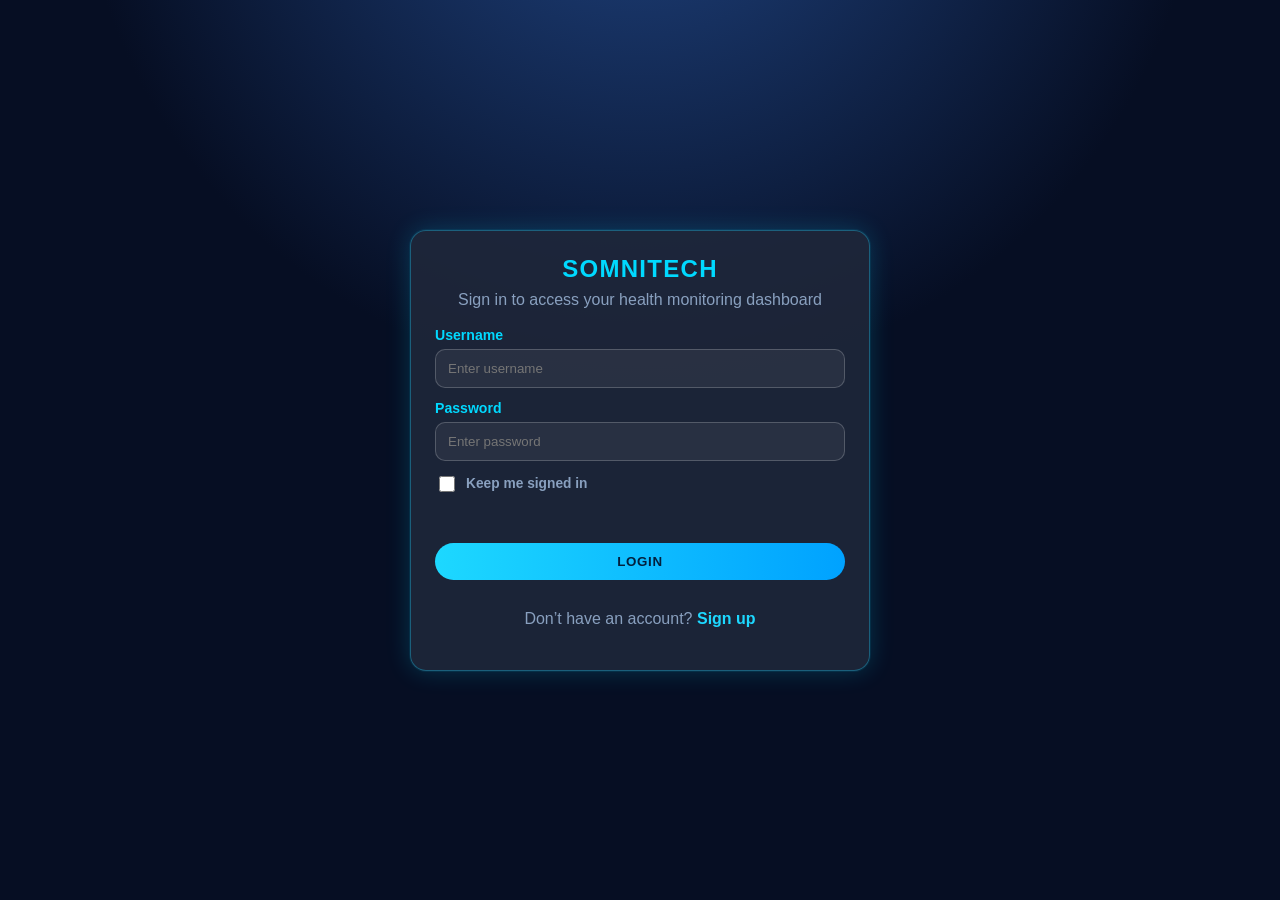
<file: index.html>
<!DOCTYPE html>
<html lang="en">
<head>
  <meta charset="UTF-8" />
  <meta name="viewport" content="width=device-width, initial-scale=1.0" />
  <title>SomniTech - Health Monitoring Dashboard</title>
  <link rel="stylesheet" href="style.css" />
</head>
<body>
  <header class="topbar">
    <div class="brand">SOMNITECH</div>
    <nav class="nav-links">
      <a href="index.html">Home</a>
      <a href="index.html">Dashboard</a>
      <a href="#chartsSection">Analytics</a>
      <a href="#reportSection">Reports</a>
      <a href="about.html">About</a>
      <a href="logout.html">Logout</a>
    </nav>
    <div id="welcomeUser" class="welcome-user">Welcome, User</div>
    <button id="themeToggleBtn" class="theme-icon-btn" aria-label="Toggle theme">◐</button>
  </header>

  <main class="container">
    <section class="hero">
      <h1>HEALTH MONITORING DASHBOARD</h1>
      <div class="hero-divider"></div>
      <div class="button-row hero-buttons">
        <button id="startBtn" class="btn btn-start">▶ Start Monitoring</button>
        <button id="stopBtn" class="btn btn-stop">■ Stop Monitoring</button>
      </div>
      <div id="monitorStatus" class="status stopped">Monitoring Stopped 🔴</div>
    </section>

    <section class="panel sensor-panel">
      <h2>Enter Sensor Data</h2>
      <div class="sensor-grid">
        <label>Heart Rate (bpm)
          <input id="inputHeartRate" type="range" min="50" max="120" value="70" />
          <span id="inputHeartRateValue">70</span>
        </label>
        <label>HRV (ms)
          <input id="inputHrv" type="range" min="20" max="110" value="50" />
          <span id="inputHrvValue">50</span>
        </label>
        <label>SpO₂ (%)
          <input id="inputSpo2" type="range" min="90" max="100" value="98" />
          <span id="inputSpo2Value">98</span>
        </label>
        <label>Temperature (°C)
          <input id="inputTemp" type="range" min="35" max="39" step="0.1" value="37" />
          <span id="inputTempValue">37.0</span>
        </label>
      </div>
      <div class="button-row">
        <button id="addReadingBtn" class="btn btn-outline">+ Add Reading</button>
        <button id="generateRandomBtn" class="btn btn-outline">↻ Generate Random Data</button>
      </div>
    </section>

    <section class="panel quick-stats">
      <article class="stat-box">
        <h3>Health Status</h3>
        <p id="healthStatusValue">Safe</p>
      </article>
      <article class="stat-box">
        <h3>Sleep Score</h3>
        <p><span id="sleepScoreValue">--</span>%</p>
      </article>
      <article class="stat-box">
        <h3>Heart Rate</h3>
        <p><span id="heartRateValue">--</span> bpm</p>
      </article>
      <article class="stat-box">
        <h3>SpO₂</h3>
        <p><span id="spo2Value">--</span>%</p>
      </article>
    </section>

    <section id="chartsSection" class="panel charts">
      <div class="history-header">
        <h2>Combined Health Metrics</h2>
        <select id="timeFilterSelect" class="filter-select">
          <option value="all">All Data</option>
          <option value="24h">Last 24 Hours</option>
          <option value="1h">Last 1 Hour</option>
        </select>
      </div>
      <div class="chart-legend">
        <span class="legend-item"><i class="legend-dot heart-rate"></i>Heart Rate</span>
        <span class="legend-item"><i class="legend-dot spo2"></i>SpO₂</span>
        <span class="legend-item"><i class="legend-dot hrv"></i>HRV</span>
        <span class="legend-item"><i class="legend-dot sleep-score"></i>Sleep Score</span>
      </div>
      <canvas id="combinedTrendChart" width="940" height="320"></canvas>
    </section>

    <section class="mini-chart-grid">
      <article class="panel mini-card">
        <h3>Heart Rate Trend</h3>
        <canvas id="heartMiniChart" width="280" height="170"></canvas>
      </article>
      <article class="panel mini-card">
        <h3>SpO₂ Levels</h3>
        <canvas id="spo2MiniChart" width="280" height="170"></canvas>
      </article>
      <article class="panel mini-card">
        <h3>Sleep Score</h3>
        <canvas id="sleepMiniChart" width="280" height="170"></canvas>
      </article>
    </section>

    <section class="panel history">
      <div class="history-header">
        <h2>Latest Readings</h2>
        <div class="history-actions">
          <button id="exportCsvBtn" class="btn btn-outline">Export CSV</button>
          <button id="clearHistoryBtn" class="btn btn-outline danger">Clear History</button>
        </div>
      </div>
      <div class="table-wrapper">
        <table>
          <thead>
            <tr>
              <th>Time</th>
              <th>Heart Rate</th>
              <th>HRV</th>
              <th>SpO₂</th>
              <th>Temperature</th>
              <th>Sleep Score</th>
            </tr>
          </thead>
          <tbody id="historyTableBody"></tbody>
        </table>
      </div>
    </section>

    <section id="reportSection" class="panel report-share">
      <h2>SHARE YOUR HEALTH REPORT</h2>
      <div class="report-grid">
        <article class="report-card">
          <h3>Share with Caretaker</h3>
          <input id="caretakerEmailInput" type="email" placeholder="caregiver@example.com" />
          <button id="sendCaretakerBtn" class="btn btn-outline">Send Report</button>
        </article>
        <article class="report-card">
          <h3>Share with Doctor</h3>
          <input id="doctorEmailInput" type="email" placeholder="doctor@hospital.com" />
          <button id="sendDoctorBtn" class="btn btn-outline">Send Report</button>
        </article>
        <article class="report-card">
          <h3>Download Report</h3>
          <p>Generate and download your complete health report as PDF.</p>
          <button id="downloadPdfBtn" class="btn btn-start">Download PDF</button>
        </article>
      </div>
      <p id="reportStatusMessage" class="report-status"></p>
    </section>

    <section class="sr-only">
      <span id="tempValue">--</span>
      <span id="hrvValue">--</span>
      <span id="avgHeartRateValue">--</span>
      <span id="avgSpo2Value">--</span>
      <span id="avgTempValue">--</span>
      <span id="bestSleepScoreValue">--</span>
      <span id="lastUpdatedValue">--</span>
    </section>
  </main>

  <script src="script.js"></script>
</body>
</html>
</file>
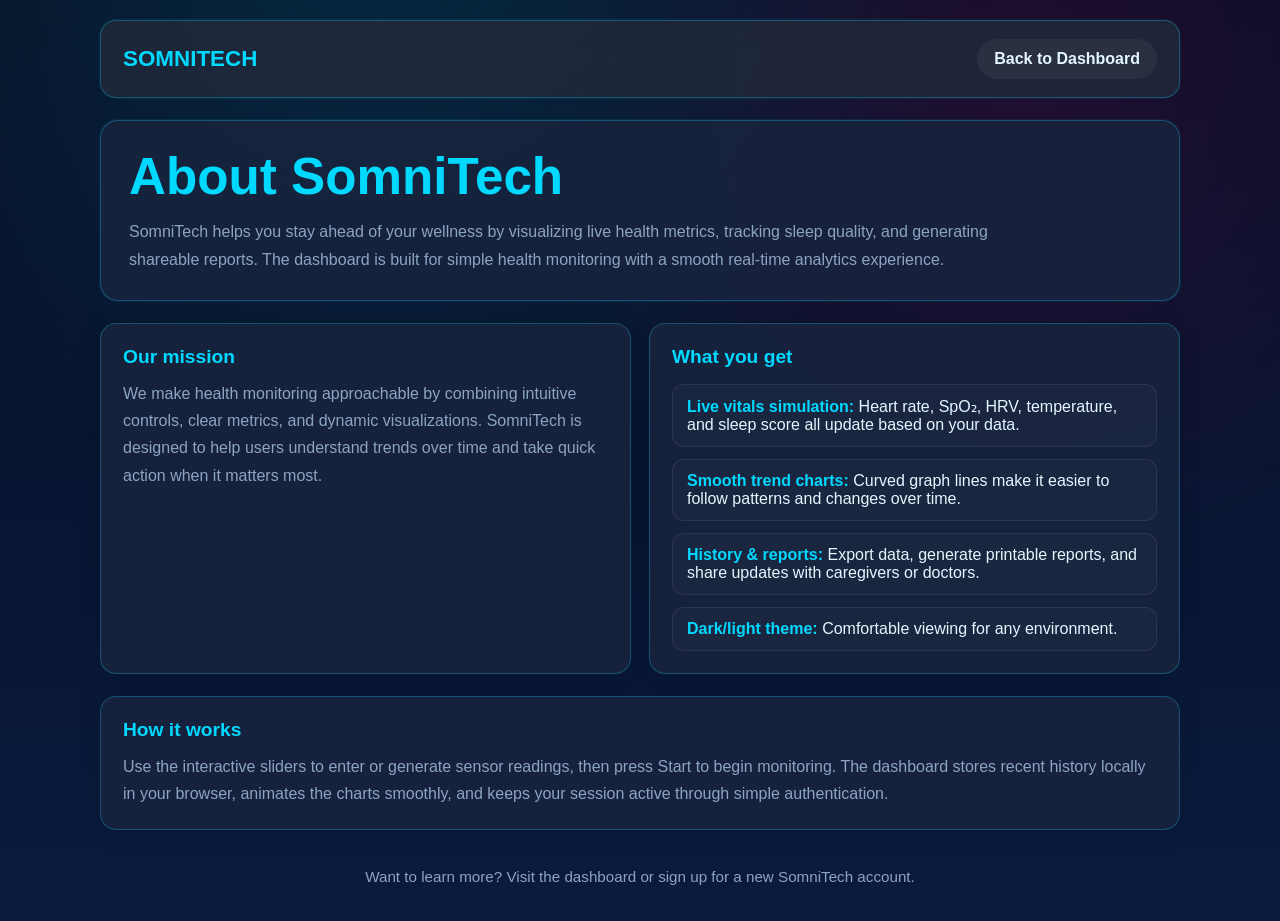
<file: about.html>
<!DOCTYPE html>
<html lang="en">
<head>
  <meta charset="UTF-8" />
  <meta name="viewport" content="width=device-width, initial-scale=1.0" />
  <title>About SomniTech</title>
  <style>
    :root {
      --bg: #060e23;
      --bg-2: #0a1b3f;
      --panel: rgba(32, 40, 59, 0.88);
      --accent: #00d9ff;
      --text: #e3f7ff;
      --muted: #8ca4c3;
      --border: rgba(27, 212, 255, 0.28);
    }
    * { box-sizing: border-box; }
    body {
      margin: 0;
      min-height: 100vh;
      font-family: "Segoe UI", Tahoma, Geneva, Verdana, sans-serif;
      color: var(--text);
      background:
        radial-gradient(circle at 30% -10%, rgba(0, 217, 255, 0.14) 0%, transparent 45%),
        radial-gradient(circle at 80% 10%, rgba(255, 0, 140, 0.1) 0%, transparent 38%),
        linear-gradient(180deg, var(--bg), var(--bg-2));
      padding: 20px;
    }
    .page {
      width: min(1080px, 96%);
      margin: 0 auto;
      display: grid;
      gap: 22px;
    }
    .topbar {
      display: flex;
      flex-wrap: wrap;
      align-items: center;
      justify-content: space-between;
      gap: 12px;
      padding: 18px 22px;
      background: rgba(32, 40, 59, 0.88);
      border: 1px solid var(--border);
      border-radius: 16px;
      box-shadow: 0 0 0 1px rgba(0, 217, 255, 0.08);
    }
    .brand {
      font-size: 1.4rem;
      font-weight: 800;
      color: var(--accent);
    }
    .topbar a {
      color: var(--text);
      text-decoration: none;
      font-weight: 600;
      padding: 10px 16px;
      border-radius: 999px;
      border: 1px solid transparent;
      background: rgba(255, 255, 255, 0.05);
    }
    .hero {
      background: rgba(24, 36, 62, 0.88);
      border: 1px solid var(--border);
      border-radius: 18px;
      padding: 26px 28px;
      box-shadow: 0 0 0 1px rgba(0, 217, 255, 0.08);
    }
    .hero h1 {
      margin: 0 0 12px;
      font-size: clamp(2rem, 4vw, 3.2rem);
      color: var(--accent);
    }
    .hero p {
      margin: 0;
      color: var(--muted);
      line-height: 1.75;
      max-width: 860px;
    }
    .section-grid {
      display: grid;
      grid-template-columns: repeat(2, minmax(280px, 1fr));
      gap: 18px;
    }
    .card {
      background: rgba(24, 36, 62, 0.88);
      border: 1px solid var(--border);
      border-radius: 16px;
      padding: 22px;
      box-shadow: 0 0 24px rgba(0, 0, 0, 0.12);
    }
    .card h2 {
      margin: 0 0 12px;
      color: var(--accent);
      font-size: 1.2rem;
    }
    .card p {
      margin: 0;
      color: var(--muted);
      line-height: 1.7;
    }
    .feature-list {
      list-style: none;
      padding: 0;
      margin: 16px 0 0;
      display: grid;
      gap: 12px;
    }
    .feature-list li {
      padding: 12px 14px;
      border: 1px solid rgba(255, 255, 255, 0.08);
      border-radius: 12px;
      color: var(--text);
      background: rgba(255, 255, 255, 0.02);
    }
    .feature-list li strong {
      color: var(--accent);
    }
    .footer-note {
      text-align: center;
      color: var(--muted);
      font-size: 0.95rem;
      padding: 16px 0;
    }
    .footer-note a {
      color: #1dd8ff;
      text-decoration: none;
      font-weight: 700;
    }
    @media (max-width: 840px) {
      .section-grid { grid-template-columns: 1fr; }
    }
  </style>
</head>
<body>
  <main class="page">
    <header class="topbar">
      <div class="brand">SOMNITECH</div>
      <a href="index.html">Back to Dashboard</a>
    </header>

    <section class="hero">
      <h1>About SomniTech</h1>
      <p>SomniTech helps you stay ahead of your wellness by visualizing live health metrics, tracking sleep quality, and generating shareable reports. The dashboard is built for simple health monitoring with a smooth real-time analytics experience.</p>
    </section>

    <section class="section-grid">
      <article class="card">
        <h2>Our mission</h2>
        <p>We make health monitoring approachable by combining intuitive controls, clear metrics, and dynamic visualizations. SomniTech is designed to help users understand trends over time and take quick action when it matters most.</p>
      </article>
      <article class="card">
        <h2>What you get</h2>
        <ul class="feature-list">
          <li><strong>Live vitals simulation:</strong> Heart rate, SpO₂, HRV, temperature, and sleep score all update based on your data.</li>
          <li><strong>Smooth trend charts:</strong> Curved graph lines make it easier to follow patterns and changes over time.</li>
          <li><strong>History & reports:</strong> Export data, generate printable reports, and share updates with caregivers or doctors.</li>
          <li><strong>Dark/light theme:</strong> Comfortable viewing for any environment.</li>
        </ul>
      </article>
    </section>

    <section class="card">
      <h2>How it works</h2>
      <p>Use the interactive sliders to enter or generate sensor readings, then press Start to begin monitoring. The dashboard stores recent history locally in your browser, animates the charts smoothly, and keeps your session active through simple authentication.</p>
    </section>

    <div class="footer-note">
      Want to learn more? Visit the dashboard or sign up for a new SomniTech account.
    </div>
  </main>
</body>
</html>
</file>
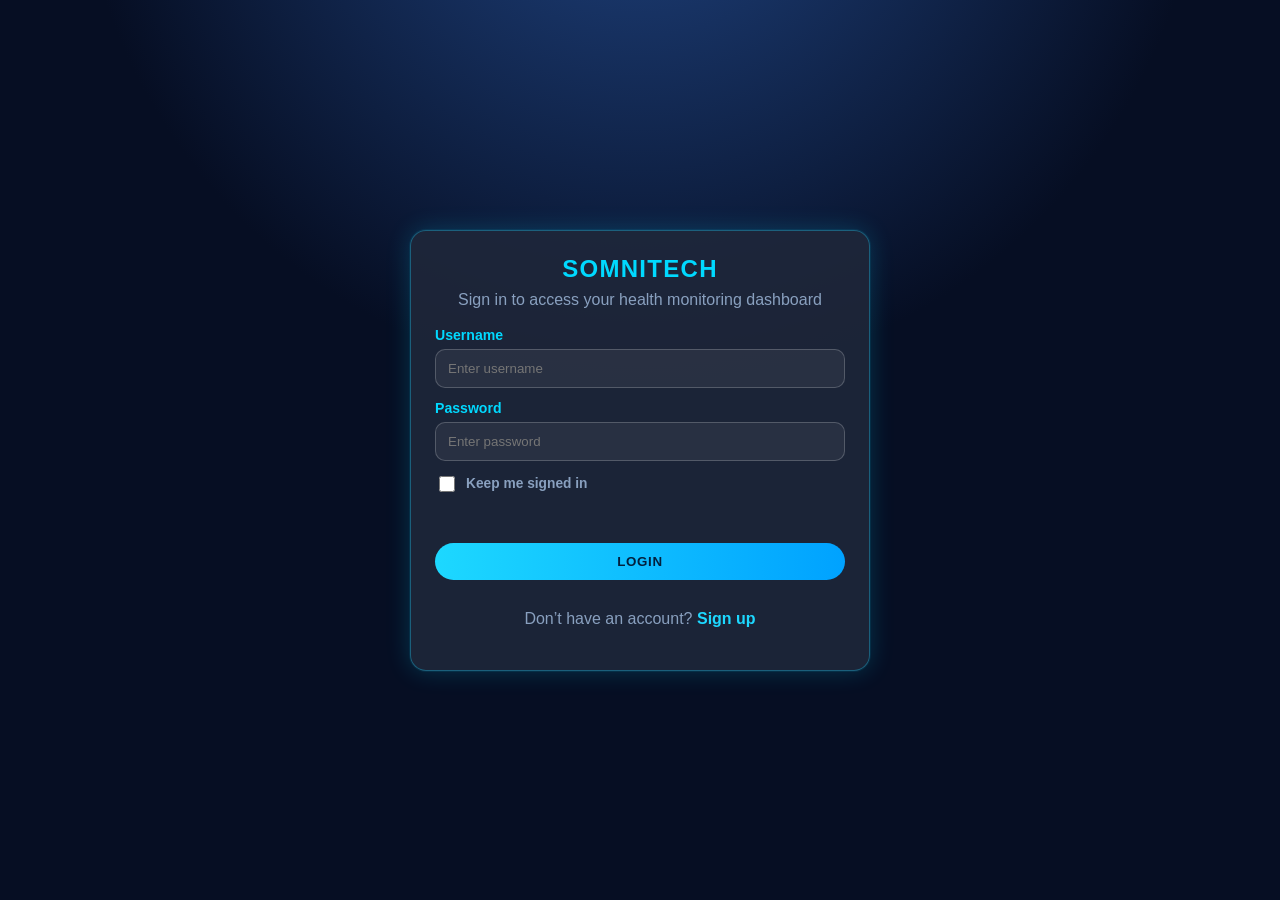
<file: login.html>
<!DOCTYPE html>
<html lang="en">
<head>
  <meta charset="UTF-8" />
  <meta name="viewport" content="width=device-width, initial-scale=1.0" />
  <title>SomniTech Login</title>
  <style>
    :root {
      --bg: #060e23;
      --bg-2: #0a1b3f;
      --panel: rgba(32, 40, 59, 0.86);
      --accent: #00d9ff;
      --text: #e3f7ff;
      --muted: #89a0bf;
      --border: rgba(27, 212, 255, 0.34);
    }
    * { box-sizing: border-box; }
    body {
      margin: 0;
      min-height: 100vh;
      font-family: "Segoe UI", Tahoma, Geneva, Verdana, sans-serif;
      color: var(--text);
      display: grid;
      place-items: center;
      background:
        radial-gradient(circle at 50% -20%, #204584 0%, var(--bg) 45%),
        linear-gradient(180deg, var(--bg), var(--bg-2));
      padding: 16px;
    }
    .login-card {
      width: min(460px, 96%);
      background: var(--panel);
      border: 1px solid var(--border);
      border-radius: 16px;
      padding: 24px;
      box-shadow: 0 0 0 1px rgba(0, 217, 255, 0.08), 0 0 24px rgba(0, 217, 255, 0.2);
    }
    h1 {
      margin: 0;
      color: var(--accent);
      letter-spacing: 0.08rem;
      text-align: center;
    }
    p {
      margin: 8px 0 18px;
      text-align: center;
      color: var(--muted);
    }
    form {
      display: grid;
      gap: 12px;
    }
    label {
      display: grid;
      gap: 6px;
      font-size: 0.88rem;
      color: var(--accent);
      font-weight: 700;
    }
    input {
      border-radius: 10px;
      border: 1px solid rgba(255, 255, 255, 0.2);
      background: rgba(255, 255, 255, 0.06);
      color: var(--text);
      padding: 11px 12px;
      outline: none;
    }
    .remember-row {
      display: flex;
      align-items: center;
      gap: 8px;
      font-size: 0.86rem;
      color: var(--muted);
    }
    .remember-row input {
      width: 16px;
      height: 16px;
    }
    button {
      border-radius: 999px;
      border: none;
      background: linear-gradient(90deg, #1dd8ff, #00a2ff);
      color: #03203e;
      font-weight: 800;
      padding: 11px 16px;
      text-transform: uppercase;
      letter-spacing: 0.04rem;
      cursor: pointer;
      margin-top: 4px;
    }
    .error {
      min-height: 20px;
      color: #ff95bf;
      font-size: 0.86rem;
      text-align: center;
    }
  </style>
</head>
<body>
  <section class="login-card">
    <h1>SOMNITECH</h1>
    <p>Sign in to access your health monitoring dashboard</p>
    <form id="loginForm">
      <label>
        Username
        <input id="username" type="text" placeholder="Enter username" required />
      </label>
      <label>
        Password
        <input id="password" type="password" placeholder="Enter password" required />
      </label>
      <label class="remember-row">
        <input id="rememberMe" type="checkbox" />
        Keep me signed in
      </label>
      <div id="loginError" class="error"></div>
      <button type="submit">Login</button>
      <p style="text-align:center; margin-top:18px; color: var(--muted);">
        Don’t have an account? <a href="signup.html" style="color: #1dd8ff; text-decoration: none; font-weight: 700;">Sign up</a>
      </p>
    </form>
  </section>

  <script>
    const AUTH_KEY = "somnitechAuth";
    const USERS_KEY = "somnitechUsers";
    const form = document.getElementById("loginForm");
    const errorEl = document.getElementById("loginError");
    const usernameEl = document.getElementById("username");
    const passwordEl = document.getElementById("password");
    const rememberEl = document.getElementById("rememberMe");

    try {
      const saved = localStorage.getItem(AUTH_KEY);
      if (saved) {
        const auth = JSON.parse(saved);
        if (auth && auth.loggedIn) window.location.href = "index.html";
      }
    } catch (error) {
      // Ignore parse issues and continue to login form.
    }

    function loadUsers() {
      try {
        return JSON.parse(localStorage.getItem(USERS_KEY) || "[]");
      } catch (error) {
        return [];
      }
    }

    form.addEventListener("submit", (event) => {
      event.preventDefault();
      errorEl.textContent = "";
      const username = usernameEl.value.trim();
      const password = passwordEl.value.trim();

      if (!username || !password) {
        errorEl.textContent = "Please enter username and password.";
        return;
      }

      const users = loadUsers();
      const existingUser = users.find((user) => user.username === username);

      if (users.length > 0 && (!existingUser || existingUser.password !== password)) {
        errorEl.textContent = "Invalid username or password. Please sign up or try again.";
        return;
      }

      const payload = {
        loggedIn: true,
        username,
        loginAt: new Date().toISOString(),
        remember: rememberEl.checked
      };

      localStorage.setItem(AUTH_KEY, JSON.stringify(payload));
      window.location.href = "index.html";
    });
  </script>
</body>
</html>
</file>
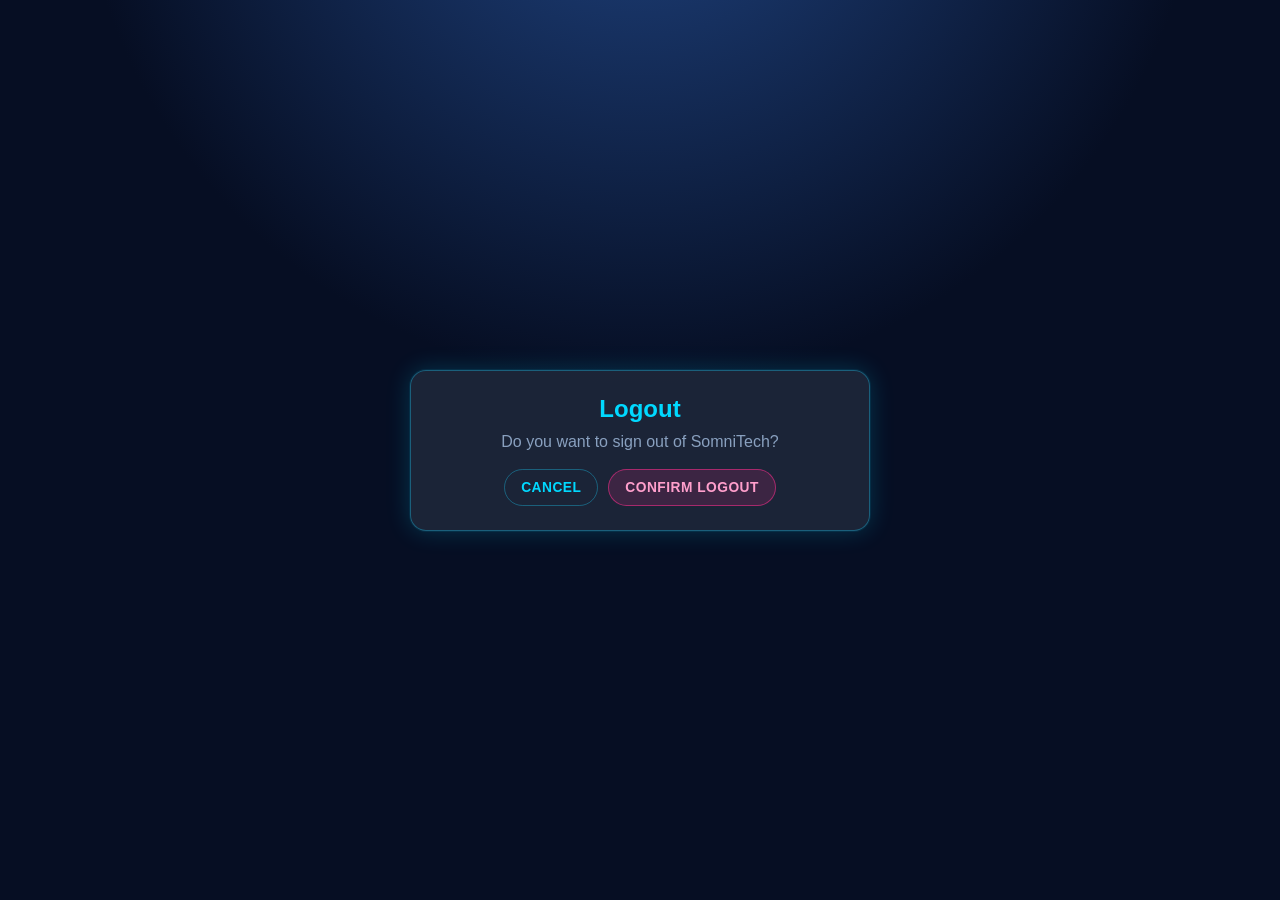
<file: logout.html>
<!DOCTYPE html>
<html lang="en">
<head>
  <meta charset="UTF-8" />
  <meta name="viewport" content="width=device-width, initial-scale=1.0" />
  <title>SomniTech Logout</title>
  <style>
    :root {
      --bg: #060e23;
      --bg-2: #0a1b3f;
      --panel: rgba(32, 40, 59, 0.86);
      --accent: #00d9ff;
      --text: #e3f7ff;
      --muted: #89a0bf;
      --border: rgba(27, 212, 255, 0.34);
      --danger: #ff2e8f;
    }
    * { box-sizing: border-box; }
    body {
      margin: 0;
      min-height: 100vh;
      font-family: "Segoe UI", Tahoma, Geneva, Verdana, sans-serif;
      color: var(--text);
      display: grid;
      place-items: center;
      background:
        radial-gradient(circle at 50% -20%, #204584 0%, var(--bg) 45%),
        linear-gradient(180deg, var(--bg), var(--bg-2));
      padding: 16px;
    }
    .logout-card {
      width: min(460px, 96%);
      background: var(--panel);
      border: 1px solid var(--border);
      border-radius: 16px;
      padding: 24px;
      text-align: center;
      box-shadow: 0 0 0 1px rgba(0, 217, 255, 0.08), 0 0 24px rgba(0, 217, 255, 0.2);
    }
    h1 { margin: 0; color: var(--accent); }
    p { color: var(--muted); margin: 10px 0 18px; }
    .btn-row {
      display: flex;
      gap: 10px;
      justify-content: center;
      flex-wrap: wrap;
    }
    button, a {
      border-radius: 999px;
      border: 1px solid transparent;
      padding: 10px 16px;
      text-decoration: none;
      font-weight: 800;
      letter-spacing: 0.03rem;
      text-transform: uppercase;
      cursor: pointer;
      font-size: 0.86rem;
    }
    .btn-cancel {
      border-color: var(--border);
      color: var(--accent);
      background: transparent;
    }
    .btn-logout {
      background: rgba(255, 46, 143, 0.15);
      border-color: rgba(255, 46, 143, 0.55);
      color: #ff9fcc;
    }
  </style>
</head>
<body>
  <section class="logout-card">
    <h1>Logout</h1>
    <p>Do you want to sign out of SomniTech?</p>
    <div class="btn-row">
      <a class="btn-cancel" href="index.html">Cancel</a>
      <button id="confirmLogoutBtn" class="btn-logout" type="button">Confirm Logout</button>
    </div>
  </section>

  <script>
    const AUTH_KEY = "somnitechAuth";
    document.getElementById("confirmLogoutBtn").addEventListener("click", () => {
      try {
        localStorage.removeItem(AUTH_KEY);
      } catch (error) {
        // ignore storage errors during logout
      }
      window.location.href = "login.html";
    });
  </script>
</body>
</html>
</file>
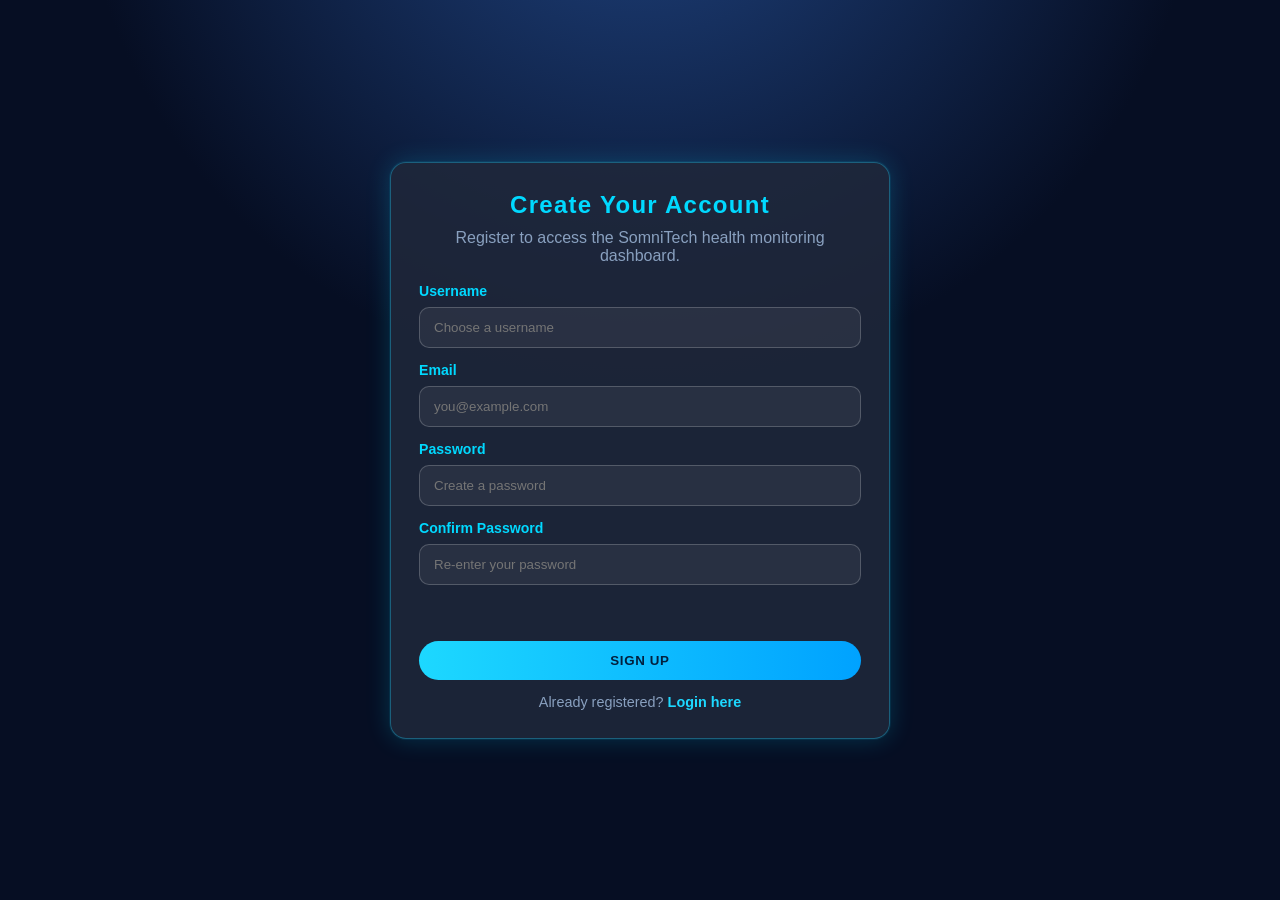
<file: signup.html>
<!DOCTYPE html>
<html lang="en">
<head>
  <meta charset="UTF-8" />
  <meta name="viewport" content="width=device-width, initial-scale=1.0" />
  <title>SomniTech Sign Up</title>
  <style>
    :root {
      --bg: #060e23;
      --bg-2: #0a1b3f;
      --panel: rgba(32, 40, 59, 0.86);
      --accent: #00d9ff;
      --text: #e3f7ff;
      --muted: #89a0bf;
      --border: rgba(27, 212, 255, 0.34);
    }
    * { box-sizing: border-box; }
    body {
      margin: 0;
      min-height: 100vh;
      font-family: "Segoe UI", Tahoma, Geneva, Verdana, sans-serif;
      color: var(--text);
      display: grid;
      place-items: center;
      background:
        radial-gradient(circle at 50% -20%, #204584 0%, var(--bg) 45%),
        linear-gradient(180deg, var(--bg), var(--bg-2));
      padding: 16px;
    }
    .card {
      width: min(500px, 96%);
      background: var(--panel);
      border: 1px solid var(--border);
      border-radius: 16px;
      padding: 28px;
      box-shadow: 0 0 0 1px rgba(0, 217, 255, 0.08), 0 0 24px rgba(0, 217, 255, 0.2);
    }
    h1 {
      margin: 0;
      color: var(--accent);
      letter-spacing: 0.08rem;
      text-align: center;
    }
    p {
      margin: 10px 0 18px;
      text-align: center;
      color: var(--muted);
    }
    form {
      display: grid;
      gap: 14px;
    }
    label {
      display: grid;
      gap: 8px;
      font-size: 0.88rem;
      color: var(--accent);
      font-weight: 700;
    }
    input {
      border-radius: 10px;
      border: 1px solid rgba(255, 255, 255, 0.2);
      background: rgba(255, 255, 255, 0.06);
      color: var(--text);
      padding: 12px 14px;
      outline: none;
    }
    button {
      border-radius: 999px;
      border: none;
      background: linear-gradient(90deg, #1dd8ff, #00a2ff);
      color: #03203e;
      font-weight: 800;
      padding: 12px 16px;
      text-transform: uppercase;
      letter-spacing: 0.04rem;
      cursor: pointer;
      margin-top: 4px;
    }
    .error {
      min-height: 24px;
      color: #ff95bf;
      font-size: 0.86rem;
      text-align: center;
    }
    .footer-note {
      text-align: center;
      color: var(--muted);
      font-size: 0.9rem;
    }
    .footer-note a {
      color: #1dd8ff;
      text-decoration: none;
      font-weight: 700;
    }
  </style>
</head>
<body>
  <section class="card">
    <h1>Create Your Account</h1>
    <p>Register to access the SomniTech health monitoring dashboard.</p>
    <form id="signupForm">
      <label>
        Username
        <input id="username" type="text" placeholder="Choose a username" required />
      </label>
      <label>
        Email
        <input id="email" type="email" placeholder="you@example.com" required />
      </label>
      <label>
        Password
        <input id="password" type="password" placeholder="Create a password" required />
      </label>
      <label>
        Confirm Password
        <input id="confirmPassword" type="password" placeholder="Re-enter your password" required />
      </label>
      <div id="signupError" class="error"></div>
      <button type="submit">Sign Up</button>
      <div class="footer-note">
        Already registered? <a href="login.html">Login here</a>
      </div>
    </form>
  </section>

  <script>
    const AUTH_KEY = "somnitechAuth";
    const USERS_KEY = "somnitechUsers";
    const form = document.getElementById("signupForm");
    const errorEl = document.getElementById("signupError");
    const usernameEl = document.getElementById("username");
    const emailEl = document.getElementById("email");
    const passwordEl = document.getElementById("password");
    const confirmEl = document.getElementById("confirmPassword");

    try {
      const saved = localStorage.getItem(AUTH_KEY);
      if (saved) {
        const auth = JSON.parse(saved);
        if (auth && auth.loggedIn) window.location.href = "index.html";
      }
    } catch (error) {
      // ignore
    }

    function loadUsers() {
      try {
        return JSON.parse(localStorage.getItem(USERS_KEY) || "[]");
      } catch (error) {
        return [];
      }
    }

    function saveUsers(users) {
      localStorage.setItem(USERS_KEY, JSON.stringify(users));
    }

    form.addEventListener("submit", (event) => {
      event.preventDefault();
      errorEl.textContent = "";

      const username = usernameEl.value.trim();
      const email = emailEl.value.trim();
      const password = passwordEl.value.trim();
      const confirmPassword = confirmEl.value.trim();

      if (!username || !email || !password || !confirmPassword) {
        errorEl.textContent = "Please fill out all fields.";
        return;
      }

      if (password !== confirmPassword) {
        errorEl.textContent = "Passwords do not match.";
        return;
      }

      const users = loadUsers();
      if (users.some((user) => user.username.toLowerCase() === username.toLowerCase())) {
        errorEl.textContent = "Username already exists. Please choose another.";
        return;
      }

      const newUser = {
        username,
        email,
        password,
        createdAt: new Date().toISOString()
      };
      users.push(newUser);
      saveUsers(users);

      localStorage.setItem(AUTH_KEY, JSON.stringify({
        loggedIn: true,
        username,
        loginAt: new Date().toISOString(),
        remember: true
      }));

      window.location.href = "index.html";
    });
  </script>
</body>
</html>
</file>
<file: style.css>
:root {
  --bg: #060e23;
  --bg-2: #0a1b3f;
  --panel: #20283b;
  --panel-soft: #232d42;
  --line: #1bd4ff;
  --line-2: #ff008c;
  --line-3: #00e59b;
  --line-4: #ffb100;
  --text: #e3f7ff;
  --muted: #8ca4c3;
  --accent: #00d9ff;
  --good: #00f4a5;
  --danger: #ff2e8f;
  --border: rgba(27, 212, 255, 0.28);
}

body.light-theme {
  --bg: #edf5ff;
  --bg-2: #d8e8ff;
  --panel: #ffffff;
  --panel-soft: #f6fbff;
  --text: #0f2244;
  --muted: #5f7394;
  --accent: #0ca5c4;
  --good: #0eb77a;
  --danger: #df2f72;
  --border: rgba(12, 165, 196, 0.35);
}

* { box-sizing: border-box; }

body {
  margin: 0;
  font-family: "Segoe UI", Tahoma, Geneva, Verdana, sans-serif;
  color: var(--text);
  background:
    linear-gradient(90deg, rgba(0, 217, 255, 0.06) 1px, transparent 1px) 0 0/60px 60px,
    linear-gradient(rgba(0, 217, 255, 0.04) 1px, transparent 1px) 0 0/60px 60px,
    radial-gradient(circle at 50% -15%, #204584 0%, var(--bg) 44%),
    linear-gradient(180deg, var(--bg), var(--bg-2));
}

.topbar {
  position: sticky;
  top: 0;
  z-index: 10;
  height: 64px;
  padding: 0 20px;
  background: rgba(32, 40, 59, 0.88);
  border-bottom: 1px solid var(--border);
  backdrop-filter: blur(6px);
  display: flex;
  align-items: center;
  justify-content: space-between;
}

.brand {
  color: var(--accent);
  font-size: 1.45rem;
  font-weight: 800;
  letter-spacing: 0.06rem;
}

.nav-links {
  display: flex;
  gap: 1.35rem;
}

.nav-links a {
  color: var(--text);
  text-decoration: none;
  font-size: 0.88rem;
  font-weight: 600;
}

.theme-icon-btn {
  width: 40px;
  height: 40px;
  border-radius: 50%;
  border: 1px solid var(--line);
  color: var(--line);
  background: rgba(0, 0, 0, 0.2);
  cursor: pointer;
}

.welcome-user {
  color: var(--accent);
  font-size: 0.82rem;
  font-weight: 700;
  border: 1px solid var(--border);
  padding: 6px 10px;
  border-radius: 16px;
}

.container {
  width: min(1120px, 94%);
  margin: 24px auto 36px;
  display: grid;
  gap: 18px;
}

.hero {
  text-align: center;
  padding: 26px 16px 14px;
}

.hero h1 {
  margin: 0;
  font-size: clamp(1.8rem, 4vw, 3.1rem);
  color: var(--accent);
  letter-spacing: 0.08rem;
  font-weight: 900;
}

.hero-divider {
  width: 86px;
  height: 3px;
  background: linear-gradient(90deg, transparent, var(--accent), transparent);
  margin: 12px auto 20px;
}

.panel {
  background: rgba(32, 40, 59, 0.78);
  border: 1px solid var(--border);
  border-radius: 14px;
  padding: 18px;
  box-shadow: 0 0 0 1px rgba(0, 217, 255, 0.08), 0 0 22px rgba(0, 217, 255, 0.15);
}

.button-row {
  display: flex;
  gap: 10px;
  flex-wrap: wrap;
}

.hero-buttons {
  justify-content: center;
}

.btn {
  border-radius: 30px;
  padding: 11px 20px;
  font-weight: 800;
  font-size: 0.92rem;
  border: 1px solid transparent;
  cursor: pointer;
  text-transform: uppercase;
  letter-spacing: 0.04rem;
}

.btn:disabled {
  opacity: 0.55;
  cursor: not-allowed;
}

.btn-start {
  background: linear-gradient(90deg, #1dd8ff, #00a2ff);
  color: #03203e;
  box-shadow: 0 0 14px rgba(0, 217, 255, 0.65);
}

.btn-stop {
  background: rgba(255, 0, 140, 0.14);
  border-color: rgba(255, 0, 140, 0.5);
  color: #ff84c3;
}

.btn-outline {
  background: transparent;
  border-color: var(--line);
  color: var(--line);
}

.btn-outline.danger {
  border-color: var(--danger);
  color: #ff8fbf;
}

.status {
  margin: 14px auto 0;
  padding: 9px 16px;
  width: fit-content;
  border-radius: 30px;
  font-weight: 700;
}

.status.active {
  background: rgba(0, 244, 165, 0.15);
  color: #97ffd8;
  border: 1px solid rgba(0, 244, 165, 0.42);
}

.status.stopped {
  background: rgba(255, 46, 143, 0.14);
  color: #ff9fcc;
  border: 1px solid rgba(255, 46, 143, 0.45);
}

.sensor-panel h2,
.history h2,
.charts h2,
.report-share h2 {
  margin: 0 0 14px;
  color: var(--accent);
}

.sensor-grid {
  display: grid;
  grid-template-columns: repeat(4, minmax(180px, 1fr));
  gap: 12px;
  margin-bottom: 14px;
}

.sensor-grid label {
  display: grid;
  gap: 6px;
  font-size: 0.84rem;
  color: var(--accent);
  text-transform: uppercase;
  font-weight: 700;
}

.sensor-grid span {
  background: rgba(255, 255, 255, 0.08);
  border: 1px solid rgba(255, 255, 255, 0.14);
  border-radius: 8px;
  padding: 3px 8px;
  width: 58px;
  text-align: center;
  color: var(--text);
}

input[type="range"] {
  accent-color: var(--line);
}

.quick-stats {
  display: grid;
  grid-template-columns: repeat(4, minmax(140px, 1fr));
  gap: 12px;
}

.stat-box {
  background: rgba(17, 26, 45, 0.45);
  border: 1px solid var(--border);
  border-radius: 12px;
  padding: 14px;
  text-align: center;
}

.stat-box h3 {
  margin: 0;
  font-size: 0.76rem;
  color: var(--muted);
  text-transform: uppercase;
}

.stat-box p {
  margin: 8px 0 0;
  color: var(--good);
  font-size: 1.55rem;
  font-weight: 800;
}

.history-header {
  display: flex;
  justify-content: space-between;
  align-items: center;
  gap: 8px;
  flex-wrap: wrap;
}

.chart-legend {
  display: flex;
  flex-wrap: wrap;
  gap: 10px 16px;
  margin-bottom: 12px;
  color: var(--muted);
  font-size: 0.82rem;
}

.legend-item {
  display: inline-flex;
  align-items: center;
  gap: 6px;
}

.legend-dot { width: 12px; height: 4px; border-radius: 4px; display: inline-block; }
.legend-dot.heart-rate { background: var(--line); }
.legend-dot.spo2 { background: var(--line-2); }
.legend-dot.hrv { background: var(--line-3); }
.legend-dot.sleep-score { background: var(--line-4); }

canvas {
  width: 100%;
  border-radius: 8px;
  background: rgba(8, 17, 34, 0.6);
}

.mini-chart-grid {
  display: grid;
  grid-template-columns: repeat(3, minmax(220px, 1fr));
  gap: 14px;
}

.mini-card h3 {
  margin: 0 0 10px;
  color: var(--accent);
}

.filter-select {
  border: 1px solid var(--border);
  border-radius: 8px;
  padding: 8px 10px;
  background: rgba(0, 0, 0, 0.32);
  color: var(--text);
}

.history-actions {
  display: flex;
  gap: 8px;
}

.table-wrapper {
  margin-top: 10px;
  overflow-x: auto;
}

table {
  width: 100%;
  min-width: 680px;
  border-collapse: collapse;
}

th, td {
  padding: 10px 10px;
  border-bottom: 1px solid rgba(255, 255, 255, 0.08);
  font-size: 0.9rem;
}

thead th {
  color: var(--accent);
  text-transform: uppercase;
  font-size: 0.76rem;
}

tbody tr:hover {
  background: rgba(0, 217, 255, 0.09);
}

.empty-cell {
  text-align: center;
  color: var(--muted);
}

.report-share h2 {
  text-align: center;
  font-size: 2rem;
}

.report-grid {
  display: grid;
  grid-template-columns: repeat(3, minmax(220px, 1fr));
  gap: 14px;
}

.report-card {
  background: var(--panel-soft);
  border: 1px solid var(--border);
  border-radius: 12px;
  padding: 16px;
  display: grid;
  gap: 10px;
}

.report-card h3 {
  margin: 0;
  color: var(--accent);
}

.report-card p {
  margin: 0;
  color: var(--muted);
  font-size: 0.9rem;
}

.report-card input {
  border-radius: 8px;
  border: 1px solid rgba(255, 255, 255, 0.2);
  background: rgba(255, 255, 255, 0.06);
  color: var(--text);
  padding: 9px 10px;
}

.report-status {
  margin: 12px 4px 0;
  min-height: 20px;
  color: var(--muted);
  font-size: 0.9rem;
}

.report-status.success {
  color: #8fffd0;
}

.report-status.error {
  color: #ff9fcc;
}

.sr-only {
  position: absolute;
  left: -9999px;
  top: auto;
  width: 1px;
  height: 1px;
  overflow: hidden;
}

@media (max-width: 950px) {
  .sensor-grid { grid-template-columns: repeat(2, minmax(180px, 1fr)); }
  .quick-stats { grid-template-columns: repeat(2, minmax(140px, 1fr)); }
  .mini-chart-grid, .report-grid { grid-template-columns: 1fr; }
  .nav-links { display: none; }
  .welcome-user { display: none; }
}
</file>
